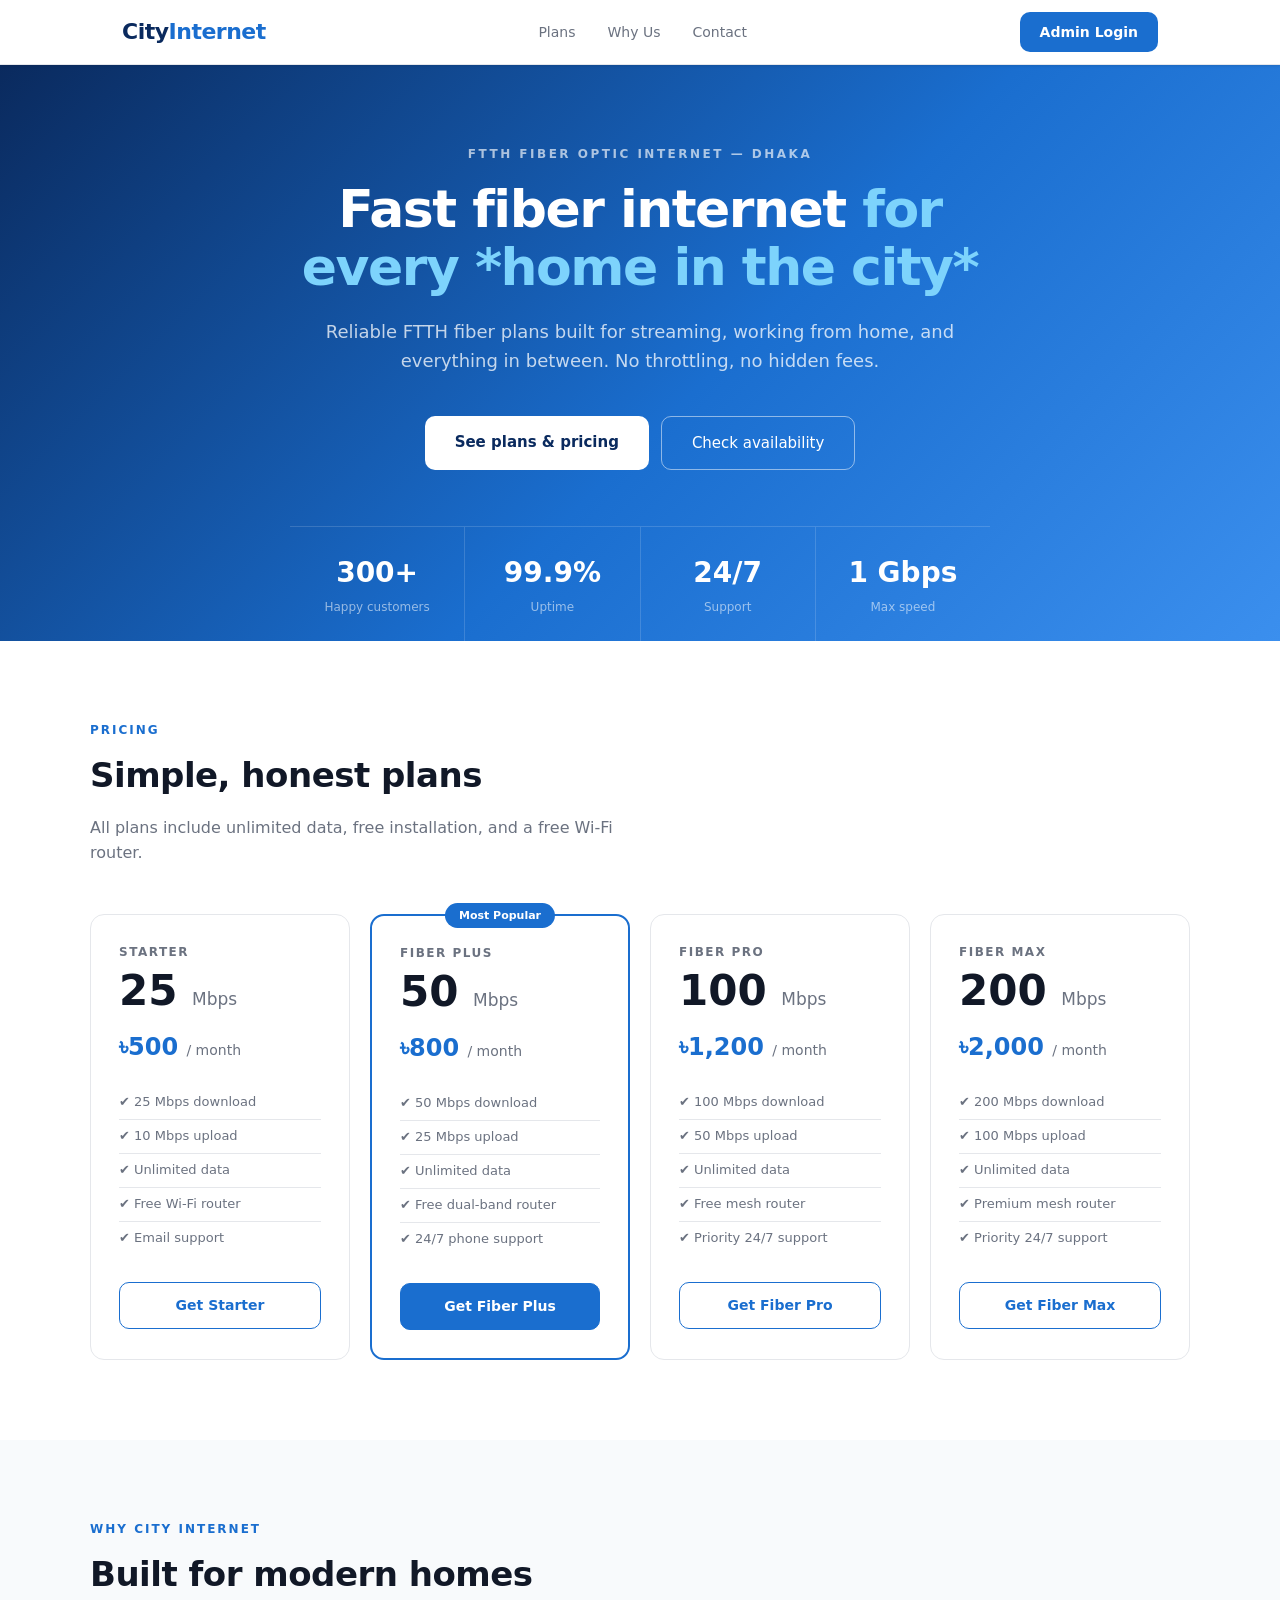
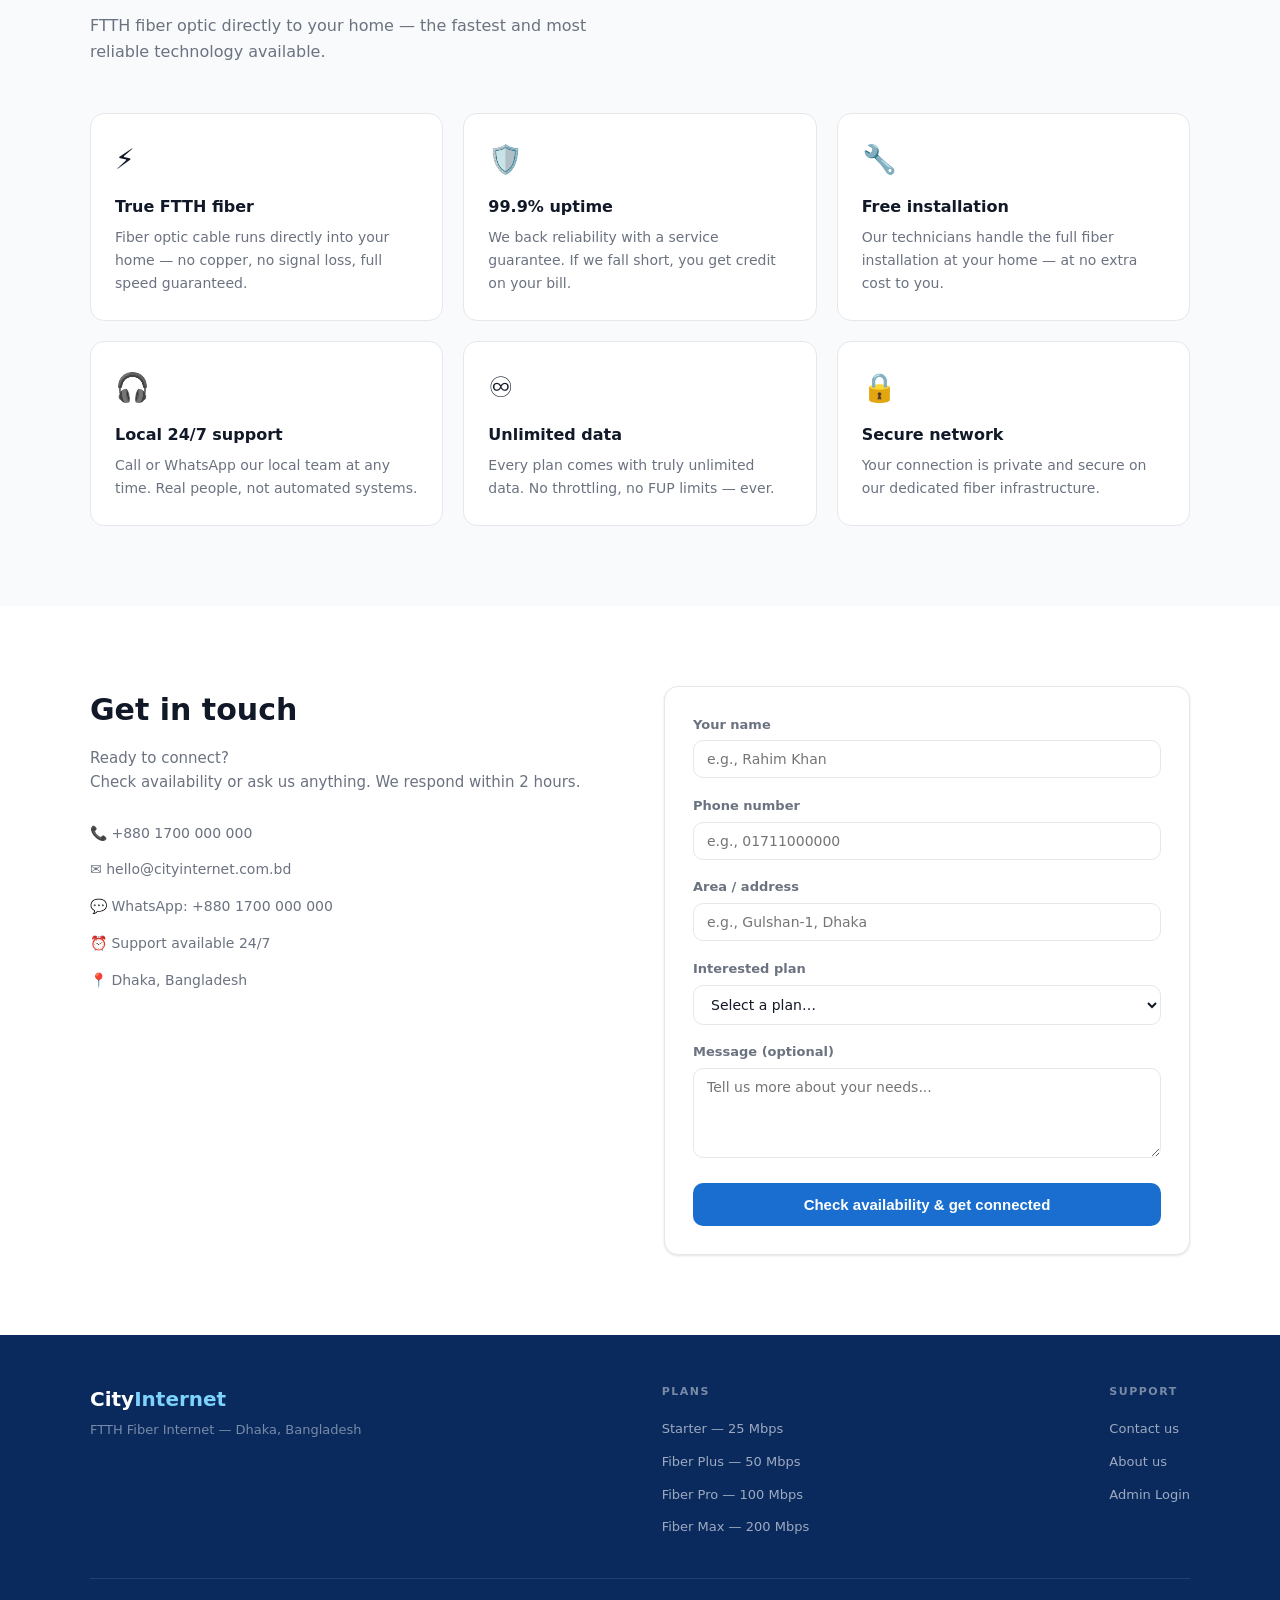
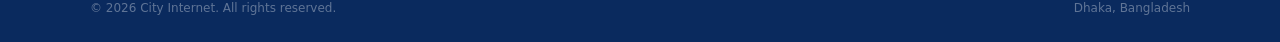
<file: index.html>
<!DOCTYPE html>
<html lang="en">
<head>
  <meta charset="UTF-8">
  <meta name="viewport" content="width=device-width, initial-scale=1.0">
  <title>City Internet — Home Broadband & Fiber</title>
  <link rel="stylesheet" href="css/style.css">
  <script src="js/main.js"></script>
</head>
<body>
  <!-- NAVBAR -->
  <nav class="navbar">
    <div class="nav-inner">
      <div class="logo">City<span>Internet</span></div>
      <ul class="nav-links">
        <li><a href="#plans">Plans</a></li>
        <li><a href="#features">Why Us</a></li>
        <li><a href="#contact">Contact</a></li>
      </ul>
      <a href="pages/admin.html" class="btn-nav">Admin Login</a>
    </div>
  </nav>

  <!-- HERO -->
  <section class="hero">
    <div class="hero-content">
      <div class="eyebrow">FTTH Fiber Optic Internet — Dhaka</div>
      <h1>Fast fiber internet <em>for every *home in the city*</em></h1>
      <p class="hero-sub">Reliable FTTH fiber plans built for streaming, working from home, and everything in between. No throttling, no hidden fees.</p>
      <div class="hero-actions">
        <a href="#plans" class="btn-primary">See plans & pricing</a>
        <a href="#contact" class="btn-outline">Check availability</a>
      </div>
    </div>
    <div class="hero-stats">
      <div class="stat">
        <div class="stat-num">300+</div>
        <div class="stat-label">Happy customers</div>
      </div>
      <div class="stat">
        <div class="stat-num">99.9%</div>
        <div class="stat-label">Uptime</div>
      </div>
      <div class="stat">
        <div class="stat-num">24/7</div>
        <div class="stat-label">Support</div>
      </div>
      <div class="stat">
        <div class="stat-num">1 Gbps</div>
        <div class="stat-label">Max speed</div>
      </div>
    </div>
  </section>

  <!-- PRICING SECTION -->
  <section id="plans" class="section">
    <div class="section-inner">
      <div class="section-label">Pricing</div>
      <h2>Simple, honest plans</h2>
      <p class="section-sub">All plans include unlimited data, free installation, and a free Wi-Fi router.</p>
      <div class="plans-grid">
        <!-- Starter -->
        <div class="plan-card">
          <div class="plan-name">Starter</div>
          <div class="plan-speed">25 <span>Mbps</span></div>
          <div class="plan-price">৳500 <small>/ month</small></div>
          <ul class="plan-features">
            <li>✔ 25 Mbps download</li>
            <li>✔ 10 Mbps upload</li>
            <li>✔ Unlimited data</li>
            <li>✔ Free Wi-Fi router</li>
            <li>✔ Email support</li>
          </ul>
          <a href="#contact" class="plan-btn">Get Starter</a>
        </div>

        <!-- Fiber Plus (Most Popular) -->
        <div class="plan-card featured">
          <div class="badge">Most Popular</div>
          <div class="plan-name">Fiber Plus</div>
          <div class="plan-speed">50 <span>Mbps</span></div>
          <div class="plan-price">৳800 <small>/ month</small></div>
          <ul class="plan-features">
            <li>✔ 50 Mbps download</li>
            <li>✔ 25 Mbps upload</li>
            <li>✔ Unlimited data</li>
            <li>✔ Free dual-band router</li>
            <li>✔ 24/7 phone support</li>
          </ul>
          <a href="#contact" class="plan-btn filled">Get Fiber Plus</a>
        </div>

        <!-- Fiber Pro -->
        <div class="plan-card">
          <div class="plan-name">Fiber Pro</div>
          <div class="plan-speed">100 <span>Mbps</span></div>
          <div class="plan-price">৳1,200 <small>/ month</small></div>
          <ul class="plan-features">
            <li>✔ 100 Mbps download</li>
            <li>✔ 50 Mbps upload</li>
            <li>✔ Unlimited data</li>
            <li>✔ Free mesh router</li>
            <li>✔ Priority 24/7 support</li>
          </ul>
          <a href="#contact" class="plan-btn">Get Fiber Pro</a>
        </div>

        <!-- Fiber Max -->
        <div class="plan-card">
          <div class="plan-name">Fiber Max</div>
          <div class="plan-speed">200 <span>Mbps</span></div>
          <div class="plan-price">৳2,000 <small>/ month</small></div>
          <ul class="plan-features">
            <li>✔ 200 Mbps download</li>
            <li>✔ 100 Mbps upload</li>
            <li>✔ Unlimited data</li>
            <li>✔ Premium mesh router</li>
            <li>✔ Priority 24/7 support</li>
          </ul>
          <a href="#contact" class="plan-btn">Get Fiber Max</a>
        </div>
      </div>
    </div>
  </section>

  <!-- FEATURES SECTION -->
  <section id="features" class="section gray">
    <div class="section-inner">
      <div class="section-label">Why City Internet</div>
      <h2>Built for modern homes</h2>
      <p class="section-sub">FTTH fiber optic directly to your home — the fastest and most reliable technology available.</p>
      <div class="features-grid">
        <div class="feature-card">
          <div class="feature-icon">⚡</div>
          <h3>True FTTH fiber</h3>
          <p>Fiber optic cable runs directly into your home — no copper, no signal loss, full speed guaranteed.</p>
        </div>
        <div class="feature-card">
          <div class="feature-icon">🛡️</div>
          <h3>99.9% uptime</h3>
          <p>We back reliability with a service guarantee. If we fall short, you get credit on your bill.</p>
        </div>
        <div class="feature-card">
          <div class="feature-icon">🔧</div>
          <h3>Free installation</h3>
          <p>Our technicians handle the full fiber installation at your home — at no extra cost to you.</p>
        </div>
        <div class="feature-card">
          <div class="feature-icon">🎧</div>
          <h3>Local 24/7 support</h3>
          <p>Call or WhatsApp our local team at any time. Real people, not automated systems.</p>
        </div>
        <div class="feature-card">
          <div class="feature-icon">♾️</div>
          <h3>Unlimited data</h3>
          <p>Every plan comes with truly unlimited data. No throttling, no FUP limits — ever.</p>
        </div>
        <div class="feature-card">
          <div class="feature-icon">🔒</div>
          <h3>Secure network</h3>
          <p>Your connection is private and secure on our dedicated fiber infrastructure.</p>
        </div>
      </div>
    </div>
  </section>

  <!-- CONTACT SECTION -->
  <section id="contact" class="section">
    <div class="section-inner">
      <div class="contact-layout">
        <div class="contact-info">
          <h2>Get in touch</h2>
          <p>Ready to connect?<br>Check availability or ask us anything. We respond within 2 hours.</p>
          <div class="contact-item">📞 +880 1700 000 000</div>
          <div class="contact-item">✉️ hello@cityinternet.com.bd</div>
          <div class="contact-item">💬 WhatsApp: +880 1700 000 000</div>
          <div class="contact-item">⏰ Support available 24/7</div>
          <div class="contact-item">📍 Dhaka, Bangladesh</div>
        </div>

        <div class="contact-form-box">
          <form id="contact-form" onsubmit="return false;">
            <div class="field">
              <label for="cf-name">Your name</label>
              <input type="text" id="cf-name" placeholder="e.g., Rahim Khan">
            </div>
            <div class="field">
              <label for="cf-phone">Phone number</label>
              <input type="text" id="cf-phone" placeholder="e.g., 01711000000">
            </div>
            <div class="field">
              <label for="cf-area">Area / address</label>
              <input type="text" id="cf-area" placeholder="e.g., Gulshan-1, Dhaka">
            </div>
            <div class="field">
              <label for="cf-plan">Interested plan</label>
              <select id="cf-plan">
                <option>Select a plan…</option>
                <option>Starter — 25 Mbps (৳500/mo)</option>
                <option>Fiber Plus — 50 Mbps (৳800/mo)</option>
                <option>Fiber Pro — 100 Mbps (৳1,200/mo)</option>
                <option>Fiber Max — 200 Mbps (৳2,000/mo)</option>
                <option>Not sure yet</option>
              </select>
            </div>
            <div class="field">
              <label for="cf-message">Message (optional)</label>
              <textarea id="cf-message" placeholder="Tell us more about your needs..."></textarea>
            </div>
            <button type="button" class="btn-submit" onclick="submitContact()">Check availability & get connected</button>
          </form>

          <div id="contact-success" class="success-box" style="display: none;">
            <div class="success-icon">✅</div>
            <div class="success-title">Thanks! We'll be in touch soon.</div>
            <div id="success-name"></div>
            <p style="font-size: 13px; color: var(--text-muted); margin-top: 0.5rem;">Our team will call you within 2 hours to confirm availability and schedule installation.</p>
          </div>
        </div>
      </div>
    </div>
  </section>

  <!-- FOOTER -->
  <footer class="footer">
    <div class="footer-inner">
      <div class="footer-top">
        <div>
          <div class="footer-logo">City<span>Internet</span></div>
          <div class="footer-tagline">FTTH Fiber Internet — Dhaka, Bangladesh</div>
        </div>
        <div class="footer-links">
          <h4>Plans</h4>
          <ul>
            <li><a href="#plans">Starter — 25 Mbps</a></li>
            <li><a href="#plans">Fiber Plus — 50 Mbps</a></li>
            <li><a href="#plans">Fiber Pro — 100 Mbps</a></li>
            <li><a href="#plans">Fiber Max — 200 Mbps</a></li>
          </ul>
        </div>
        <div class="footer-links">
          <h4>Support</h4>
          <ul>
            <li><a href="#contact">Contact us</a></li>
            <li><a href="#features">About us</a></li>
            <li><a href="pages/admin.html">Admin Login</a></li>
          </ul>
        </div>
      </div>
      <div class="footer-bottom">
        <span>© 2026 City Internet. All rights reserved.</span>
        <span>Dhaka, Bangladesh</span>
      </div>
    </div>
  </footer>
</body>
</html>
</file>
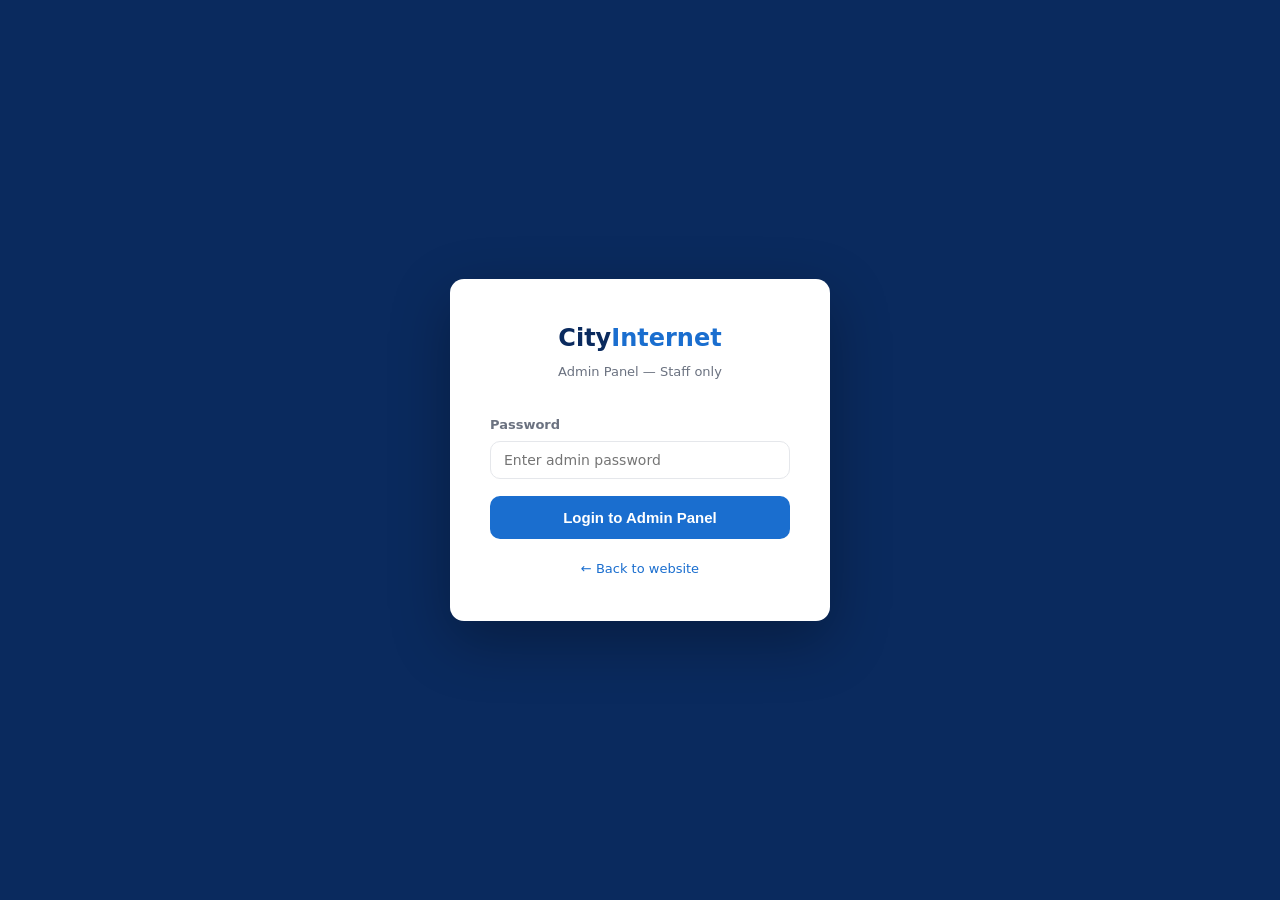
<file: pages/admin.html>
<!DOCTYPE html>
<html lang="en">
<head>
  <meta charset="UTF-8">
  <meta name="viewport" content="width=device-width, initial-scale=1.0">
  <title>Admin Login — City Internet</title>
  <link rel="stylesheet" href="../css/style.css">
  <script src="../js/main.js"></script>
</head>
<body class="login-page">
  <div class="login-box">
    <div class="login-logo">City<span>Internet</span></div>
    <div class="login-sub">Admin Panel — Staff only</div>

    <div id="login-error" class="login-error">
      Wrong password. Please try again.
    </div>

    <div class="field">
      <label for="pw-input">Password</label>
      <input type="password" id="pw-input" placeholder="Enter admin password">
    </div>

    <button class="btn-submit" onclick="doLogin()">Login to Admin Panel</button>
    
    <div style="text-align: center; margin-top: 1rem;">
      <a href="../index.html" style="font-size: 13px; color: var(--blue); text-decoration: none;">← Back to website</a>
    </div>
  </div>

  <script>
    if (sessionStorage.getItem('ci_admin_auth') === 'true') {
      window.location.href = 'dashboard.html';
    }
    function doLogin() {
      var pw = document.getElementById('pw-input').value;
      if (adminLogin(pw)) {
        window.location.href = 'dashboard.html';
      } else {
        document.getElementById('login-error').style.display = 'block';
        document.getElementById('pw-input').value = '';
        document.getElementById('pw-input').focus();
      }
    }
  </script>
</body>
</html>
</file>
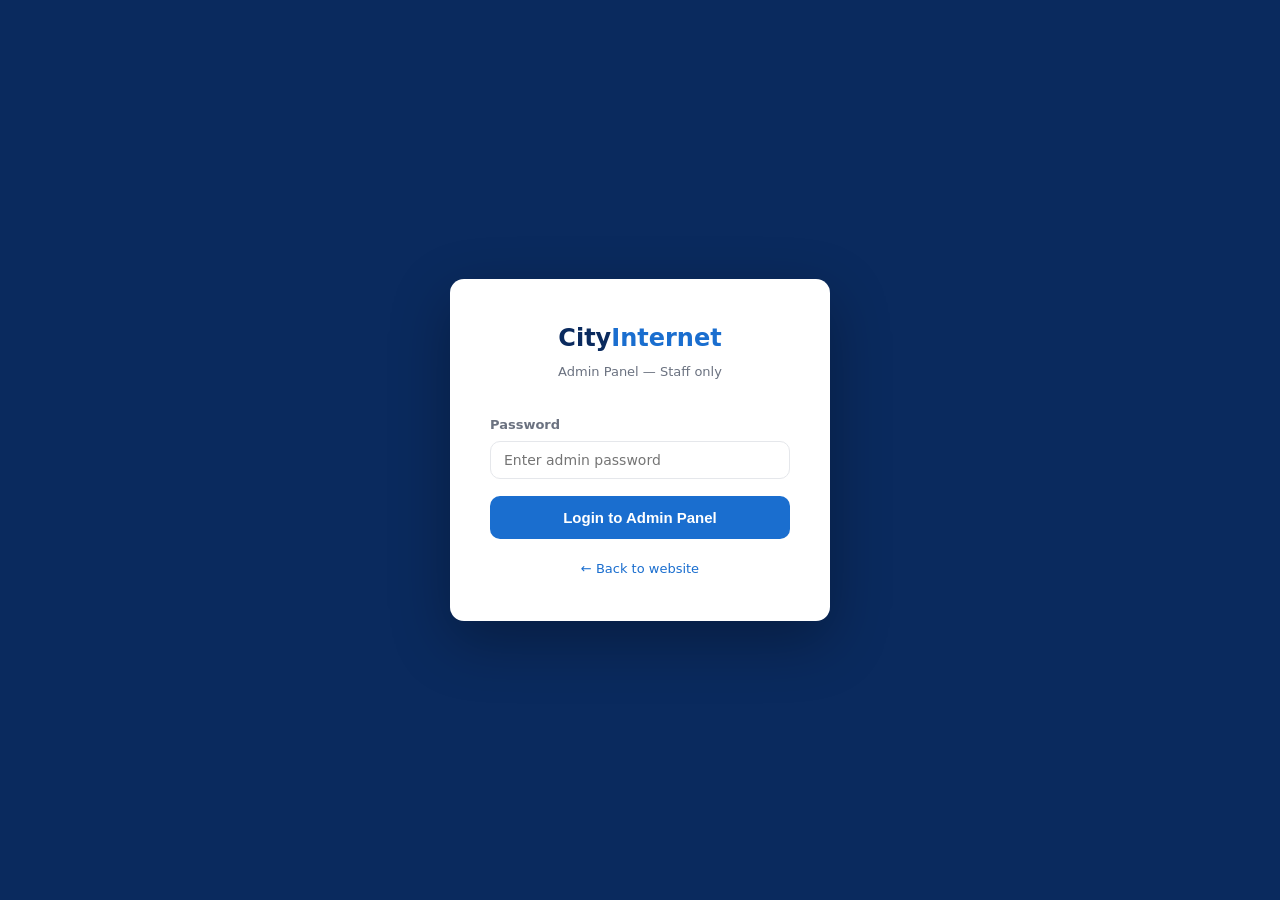
<file: pages/customers.html>
<!DOCTYPE html>
<html lang="en">
<head>
  <meta charset="UTF-8">
  <meta name="viewport" content="width=device-width, initial-scale=1.0">
  <title>Customer List — City Internet Admin</title>
  <link rel="stylesheet" href="../css/style.css">
  <script src="../js/main.js"></script>
</head>
<body class="admin-body">
  <div class="admin-header">
    <div class="logo">City<span>Internet</span></div>
    <div class="admin-header-right">
      <a href="dashboard.html">Dashboard</a>
      <a href="customers.html">Customers</a>
      <a href="../index.html">View Website</a>
      <button class="logout-btn" onclick="adminLogout()">Logout</button>
    </div>
  </div>

  <div class="admin-main">
    <h1 class="page-title">Customer List</h1>
    <p class="page-sub">Manage all your FTTH fiber customers — add, edit, update status, or remove.</p>

    <div id="mini-stats" class="stats-row"></div>

    <div class="card">
      <div class="card-header">
        <div>
          <h3 class="card-title">All customers (<span id="count-label">0</span>)</h3>
        </div>
        <div class="toolbar">
          <input type="text" id="search-box" placeholder="Search by name, ID, phone..." onkeyup="renderTable()">
          <select id="filter-status" onchange="renderTable()">
            <option value="">All status</option>
            <option value="Active">Active</option>
            <option value="Inactive">Inactive</option>
            <option value="Pending">Pending</option>
          </select>
          <select id="filter-plan" onchange="renderTable()">
            <option value="">All plans</option>
            <option value="Starter">Starter</option>
            <option value="Fiber Plus">Fiber Plus</option>
            <option value="Fiber Pro">Fiber Pro</option>
            <option value="Fiber Max">Fiber Max</option>
          </select>
          <button class="btn-add" onclick="openAddModal()">+ Add customer</button>
          <button class="btn-export" onclick="exportCSV()">⬇ Export CSV</button>
        </div>
      </div>

      <div class="card-body">
        <div class="table-wrap">
          <table>
            <thead>
              <tr>
                <th>Customer ID</th>
                <th>Name</th>
                <th>Phone</th>
                <th>Area</th>
                <th>Plan</th>
                <th>IP Address</th>
                <th>Status</th>
                <th>Join Date</th>
                <th>Actions</th>
              </tr>
            </thead>
            <tbody id="customer-tbody">
              <!-- Populated by JS -->
            </tbody>
          </table>
        </div>
        <div id="empty-msg" style="text-align: center; padding: 2rem; color: var(--text-muted);">
          No customers found.
        </div>
      </div>
    </div>
  </div>

  <!-- ADD/EDIT MODAL -->
  <div id="customer-modal" class="modal-overlay">
    <div class="modal">
      <h3 id="modal-title">Add new customer</h3>
      <div id="modal-error" class="login-error" style="margin-bottom: 1rem;"></div>
      <div class="field">
        <label>Full name *</label>
        <input type="text" id="m-name" placeholder="e.g., Rahim Khan">
      </div>
      <div class="field">
        <label>Phone number *</label>
        <input type="text" id="m-phone" placeholder="e.g., 01711000000">
      </div>
      <div class="field">
        <label>Area / Address *</label>
        <input type="text" id="m-area" placeholder="e.g., Gulshan-1">
      </div>
      <div class="field">
        <label>Plan *</label>
        <select id="m-plan">
          <option>Starter — 25 Mbps (৳500/mo)</option>
          <option>Fiber Plus — 50 Mbps (৳800/mo)</option>
          <option>Fiber Pro — 100 Mbps (৳1,200/mo)</option>
          <option>Fiber Max — 200 Mbps (৳2,000/mo)</option>
        </select>
      </div>
      <div class="field">
        <label>Customer IP address *</label>
        <input type="text" id="m-ip" placeholder="e.g., 192.168.1.1">
      </div>
      <div class="field">
        <label>Status</label>
        <select id="m-status">
          <option>Active</option>
          <option>Pending</option>
          <option>Inactive</option>
        </select>
      </div>
      <div class="field">
        <label>Join date</label>
        <input type="date" id="m-date">
      </div>
      <div class="modal-actions">
        <button class="btn-cancel" onclick="closeModal()">Cancel</button>
        <button class="btn-save" onclick="saveCustomer()">Save customer</button>
      </div>
    </div>
  </div>

  <!-- DELETE MODAL -->
  <div id="delete-modal" class="modal-overlay">
    <div class="modal">
      <h3>Remove customer?</h3>
      <p>This will permanently remove <strong id="delete-name"></strong>.</p>
      <div class="modal-actions">
        <button class="btn-cancel" onclick="closeDeleteModal()">Cancel</button>
        <button class="btn-save" style="background: #dc2626;" onclick="confirmDelete()">Yes, remove</button>
      </div>
    </div>
  </div>

  <script>
    checkAdminAuth();
    var customers = [], editingId = null, deletingId = null;

    function init() {
      customers = loadCustomers();
      renderMiniStats();
      renderTable();
      document.getElementById('m-date').value = new Date().toISOString().split('T')[0];
    }
    function renderMiniStats() {
      var a = customers.filter(function(c){ return c.status==='Active'; }).length;
      var i = customers.filter(function(c){ return c.status==='Inactive'; }).length;
      var p = customers.filter(function(c){ return c.status==='Pending'; }).length;
      document.getElementById('mini-stats').innerHTML =
        ms('Total',customers.length,'') + ms('Active',a,'green') + ms('Inactive',i,'orange') + ms('Pending',p,'');
    }
    function ms(l,v,c){ return '<div class="stat-card"><div class="stat-card-label">'+l+'</div><div class="stat-card-num'+(c?' '+c:'')+'">'+ v+'</div></div>'; }
    function getFiltered() {
      var q = document.getElementById('search-box').value.trim().toLowerCase();
      var s = document.getElementById('filter-status').value;
      var p = document.getElementById('filter-plan').value;
      return customers.filter(function(c) {
        return (!q || c.name.toLowerCase().includes(q) || c.id.toLowerCase().includes(q) || c.phone.includes(q) || (c.ip&&c.ip.includes(q)) || c.area.toLowerCase().includes(q))
            && (!s || c.status===s) && (!p || c.plan===p);
      });
    }
    function renderTable() {
      var list = getFiltered();
      document.getElementById('count-label').textContent = list.length;
      var tbody = document.getElementById('customer-tbody');
      var empty = document.getElementById('empty-msg');
      if (!list.length) { tbody.innerHTML=''; empty.style.display='block'; return; }
      empty.style.display='none';
      tbody.innerHTML = list.map(function(c) {
        return '<tr>' +
          '<td><code>'+c.id+'</code></td>' +
          '<td><strong>'+esc(c.name)+'</strong></td>' +
          '<td>'+esc(c.phone)+'</td>' +
          '<td>'+esc(c.area)+'</td>' +
          '<td>'+c.plan+'</td>' +
          '<td><code>'+esc(c.ip||'—')+'</code></td>' +
          '<td><span class="status-badge status-'+c.status.toLowerCase()+'">'+c.status+'</span></td>' +
          '<td>'+c.joinDate+'</td>' +
          '<td><button class="action-btn" onclick="openEditModal(\''+c.id+'\')">Edit</button><button class="action-btn danger" onclick="openDeleteModal(\''+c.id+'\')">Remove</button></td>' +
          '</tr>';
      }).join('');
    }
    function esc(s){ return String(s).replace(/&/g,'&amp;').replace(/</g,'&lt;').replace(/>/g,'&gt;').replace(/"/g,'&quot;'); }
    function openAddModal() { editingId=null; document.getElementById('modal-title').textContent='Add new customer'; clearModalFields(); document.getElementById('customer-modal').classList.add('active'); }
    function openEditModal(id) {
      var c=customers.find(function(x){return x.id===id;}); if(!c) return;
      editingId=id;
      document.getElementById('modal-title').textContent='Edit customer — '+c.id;
      document.getElementById('m-name').value=c.name;
      document.getElementById('m-phone').value=c.phone;
      document.getElementById('m-area').value=c.area;
      document.getElementById('m-plan').value=c.plan;
      document.getElementById('m-ip').value=c.ip||'';
      document.getElementById('m-status').value=c.status;
      document.getElementById('m-date').value=c.joinDate;
      document.getElementById('modal-error').style.display='none';
      document.getElementById('customer-modal').classList.add('active');
    }
    function closeModal(){ document.getElementById('customer-modal').classList.remove('active'); editingId=null; }
    function clearModalFields(){
      ['m-name','m-phone','m-area','m-ip'].forEach(function(id){document.getElementById(id).value='';});
      document.getElementById('m-plan').value='Starter — 25 Mbps (৳500/mo)';
      document.getElementById('m-status').value='Active';
      document.getElementById('m-date').value=new Date().toISOString().split('T')[0];
      document.getElementById('modal-error').style.display='none';
    }
    function saveCustomer() {
      var name=document.getElementById('m-name').value.trim();
      var phone=document.getElementById('m-phone').value.trim();
      var area=document.getElementById('m-area').value.trim();
      var planText=document.getElementById('m-plan').value;
      var plan = planText.split(' — ')[0];
      var ip=document.getElementById('m-ip').value.trim();
      var status=document.getElementById('m-status').value;
      var date=document.getElementById('m-date').value;
      var err=document.getElementById('modal-error');
      if(!name||!phone||!area||!ip){ err.textContent='Please fill in all required fields.'; err.style.display='block'; return; }
      err.style.display='none';
      if(editingId) {
        var idx=customers.findIndex(function(c){return c.id===editingId;});
        if(idx>-1){ customers[idx]={id:customers[idx].id,name:name,phone:phone,area:area,plan:plan,ip:ip,status:status,joinDate:date}; }
      } else {
        customers.push({id:generateId(customers),name:name,phone:phone,area:area,plan:plan,ip:ip,status:status,joinDate:date});
      }
      saveCustomers(customers); closeModal(); renderMiniStats(); renderTable();
    }
    function openDeleteModal(id){ var c=customers.find(function(x){return x.id===id;}); if(!c) return; deletingId=id; document.getElementById('delete-name').textContent=c.name+' ('+c.id+')'; document.getElementById('delete-modal').classList.add('active'); }
    function closeDeleteModal(){ document.getElementById('delete-modal').classList.remove('active'); deletingId=null; }
    function confirmDelete(){ if(!deletingId) return; customers=customers.filter(function(c){return c.id!==deletingId;}); saveCustomers(customers); closeDeleteModal(); renderMiniStats(); renderTable(); }
    function exportCSV(){
      var list=getFiltered();
      var rows=list.map(function(c){return [c.id,c.name,c.phone,c.area,c.plan,c.ip||'',c.status,c.joinDate].map(function(v){return '"'+String(v).replace(/"/g,'""')+'"';}).join(',');});
      var csv=['Customer ID,Name,Phone,Area,Plan,IP Address,Status,Join Date'].concat(rows).join('\n');
      var a=document.createElement('a'); a.href=URL.createObjectURL(new Blob([csv],{type:'text/csv'}));
      a.download='customers-'+new Date().toISOString().split('T')[0]+'.csv'; a.click();
    }
    document.getElementById('customer-modal').addEventListener('click',function(e){if(e.target===this)closeModal();});
    document.getElementById('delete-modal').addEventListener('click',function(e){if(e.target===this)closeDeleteModal();});
    init();
  </script>
</body>
</html>
</file>
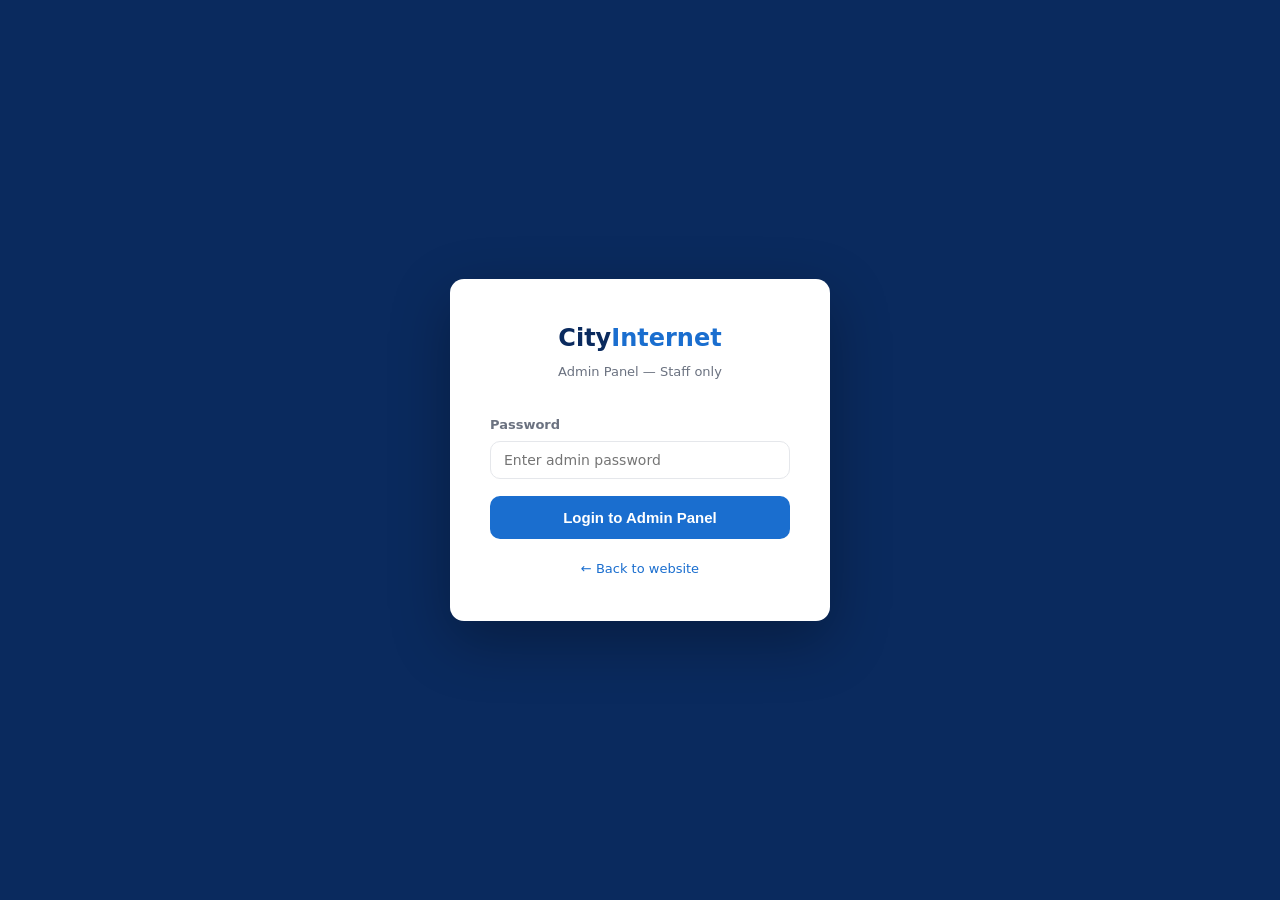
<file: pages/dashboard.html>
<!DOCTYPE html>
<html lang="en">
<head>
  <meta charset="UTF-8">
  <meta name="viewport" content="width=device-width, initial-scale=1.0">
  <title>Dashboard — City Internet Admin</title>
  <link rel="stylesheet" href="../css/style.css">
  <script src="../js/main.js"></script>
</head>
<body class="admin-body">
  <div class="admin-header">
    <div class="logo">City<span>Internet</span></div>
    <div class="admin-header-right">
      <a href="dashboard.html">Dashboard</a>
      <a href="customers.html">Customers</a>
      <a href="../index.html">View Website</a>
      <button class="logout-btn" onclick="adminLogout()">Logout</button>
    </div>
  </div>

  <div class="admin-main">
    <h1 class="page-title">Dashboard</h1>
    <p class="page-sub">Welcome back. Here's a summary of your network.</p>

    <div id="stats-row" class="stats-row">
      <!-- Stats will be injected here by JS -->
    </div>

    <div class="card">
      <div class="card-header">
        <h3 class="card-title">Customers by plan</h3>
        <a href="customers.html" style="font-size: 13px; color: var(--blue); text-decoration: none;">View all →</a>
      </div>
      <div class="card-body">
        <div class="table-wrap">
          <table>
            <thead>
              <tr>
                <th>Plan</th>
                <th>Speed</th>
                <th>Price</th>
                <th>Active customers</th>
                <th>Monthly revenue</th>
              </tr>
            </thead>
            <tbody id="plan-table-body">
              <!-- Populated by JS -->
            </tbody>
          </table>
        </div>
      </div>
    </div>

    <div class="card">
      <div class="card-header">
        <h3 class="card-title">Recently added customers</h3>
        <a href="customers.html" style="font-size: 13px; color: var(--blue); text-decoration: none;">Manage all →</a>
      </div>
      <div class="card-body">
        <div class="table-wrap">
          <table>
            <thead>
              <tr>
                <th>Customer ID</th>
                <th>Name</th>
                <th>Phone</th>
                <th>Area</th>
                <th>Plan</th>
                <th>Status</th>
                <th>Join date</th>
              </tr>
            </thead>
            <tbody id="recent-tbody">
              <!-- Populated by JS -->
            </tbody>
          </table>
        </div>
      </div>
    </div>
  </div>

  <script>
    checkAdminAuth();
    var PLANS = [
      { name: 'Starter',    speed: '25 Mbps',  price: 500  },
      { name: 'Fiber Plus', speed: '50 Mbps',  price: 800  },
      { name: 'Fiber Pro',  speed: '100 Mbps', price: 1200 },
      { name: 'Fiber Max',  speed: '200 Mbps', price: 2000 },
    ];
    function init() {
      var customers = loadCustomers();
      var active   = customers.filter(function(c){ return c.status === 'Active'; });
      var inactive = customers.filter(function(c){ return c.status === 'Inactive'; });
      var pending  = customers.filter(function(c){ return c.status === 'Pending'; });
      var revenue  = active.reduce(function(sum, c) {
        var p = PLANS.find(function(pl){ return pl.name === c.plan; });
        return sum + (p ? p.price : 0);
      }, 0);
      document.getElementById('stats-row').innerHTML =
        sc('Total customers', customers.length, '') +
        sc('Active',   active.length,   'green') +
        sc('Inactive', inactive.length, 'orange') +
        sc('Pending',  pending.length,  '') +
        sc('Monthly revenue', '৳' + revenue.toLocaleString(), 'blue');
      document.getElementById('plan-table-body').innerHTML = PLANS.map(function(pl) {
        var count = active.filter(function(c){ return c.plan === pl.name; }).length;
        return '<tr><td><strong>' + pl.name + '</strong></td><td>' + pl.speed + '</td><td>৳' + pl.price.toLocaleString() + '/mo</td><td>' + count + '</td><td>৳' + (count * pl.price).toLocaleString() + '</td></tr>';
      }).join('');
      document.getElementById('recent-tbody').innerHTML = customers.slice(-8).reverse().map(function(c) {
        return '<tr><td><code>' + c.id + '</code></td><td>' + c.name + '</td><td>' + c.phone + '</td><td>' + c.area + '</td><td>' + c.plan + '</td><td><span class="status-badge status-' + c.status.toLowerCase() + '">' + c.status + '</span></td><td>' + c.joinDate + '</td></tr>';
      }).join('');
    }
    function sc(label, value, color) {
      return '<div class="stat-card"><div class="stat-card-label">' + label + '</div><div class="stat-card-num' + (color ? ' ' + color : '') + '">' + value + '</div></div>';
    }
    init();
  </script>
</body>
</html>
</file>
<file: css/style.css>
*, *::before, *::after { box-sizing: border-box; margin: 0; padding: 0; }

:root {
  --blue:       #1a6ecf;
  --blue-dark:  #0a2a5e;
  --blue-light: #e8f0fe;
  --blue-sky:   #7dd3fc;
  --text:       #111827;
  --text-muted: #6b7280;
  --border:     #e5e7eb;
  --bg:         #ffffff;
  --bg-gray:    #f8fafc;
  --radius:     10px;
  --radius-lg:  14px;
  --shadow:     0 1px 3px rgba(0,0,0,0.08), 0 1px 2px rgba(0,0,0,0.04);
  --shadow-md:  0 4px 12px rgba(0,0,0,0.1);
}

html { scroll-behavior: smooth; }
body { font-family: 'Segoe UI', system-ui, -apple-system, sans-serif; color: var(--text); background: var(--bg); line-height: 1.6; font-size: 16px; }

.navbar { position: sticky; top: 0; z-index: 100; background: rgba(255,255,255,0.97); backdrop-filter: blur(8px); border-bottom: 1px solid var(--border); box-shadow: var(--shadow); }
.nav-inner { max-width: 1100px; margin: 0 auto; padding: 0 2rem; display: flex; align-items: center; justify-content: space-between; height: 64px; }
.logo { font-size: 22px; font-weight: 700; letter-spacing: -0.5px; color: var(--blue-dark); }
.logo span { color: var(--blue); }
.nav-links { display: flex; gap: 2rem; list-style: none; }
.nav-links a { font-size: 14px; color: var(--text-muted); text-decoration: none; font-weight: 500; transition: color 0.2s; }
.nav-links a:hover { color: var(--blue); }
.btn-nav { background: var(--blue); color: #fff; border: none; border-radius: var(--radius); padding: 9px 20px; font-size: 14px; font-weight: 600; cursor: pointer; text-decoration: none; transition: background 0.2s; }
.btn-nav:hover { background: var(--blue-dark); }

.hero { background: linear-gradient(135deg, #0a2a5e 0%, #1a6ecf 55%, #3b8fee 100%); padding: 5rem 2rem 0; text-align: center; overflow: hidden; }
.hero-content { max-width: 680px; margin: 0 auto; }
.eyebrow { font-size: 12px; font-weight: 600; letter-spacing: 2.5px; color: rgba(255,255,255,0.65); text-transform: uppercase; margin-bottom: 1rem; }
.hero h1 { font-size: 52px; font-weight: 700; color: #fff; line-height: 1.12; margin-bottom: 1.25rem; letter-spacing: -1.5px; }
.hero h1 em { font-style: normal; color: var(--blue-sky); }
.hero-sub { font-size: 18px; color: rgba(255,255,255,0.75); margin-bottom: 2.5rem; line-height: 1.65; }
.hero-actions { display: flex; gap: 12px; justify-content: center; flex-wrap: wrap; margin-bottom: 3.5rem; }
.btn-primary { background: #fff; color: var(--blue-dark); border: none; border-radius: var(--radius); padding: 14px 30px; font-size: 15px; font-weight: 600; cursor: pointer; text-decoration: none; transition: all 0.2s; }
.btn-primary:hover { background: #e8f0fe; transform: translateY(-1px); }
.btn-outline { background: transparent; color: #fff; border: 1.5px solid rgba(255,255,255,0.5); border-radius: var(--radius); padding: 14px 30px; font-size: 15px; font-weight: 500; cursor: pointer; text-decoration: none; transition: all 0.2s; }
.btn-outline:hover { border-color: #fff; background: rgba(255,255,255,0.1); }
.hero-stats { display: flex; justify-content: center; border-top: 1px solid rgba(255,255,255,0.15); max-width: 700px; margin: 0 auto; }
.stat { padding: 1.5rem 2rem; border-right: 1px solid rgba(255,255,255,0.15); flex: 1; }
.stat:last-child { border-right: none; }
.stat-num { font-size: 28px; font-weight: 700; color: #fff; }
.stat-label { font-size: 12px; color: rgba(255,255,255,0.55); margin-top: 2px; }

.section { padding: 5rem 2rem; }
.section.gray { background: var(--bg-gray); }
.section-inner { max-width: 1100px; margin: 0 auto; }
.section-label { font-size: 12px; font-weight: 700; letter-spacing: 2px; text-transform: uppercase; color: var(--blue); margin-bottom: 0.5rem; }
.section-inner > h2 { font-size: 34px; font-weight: 700; margin-bottom: 0.75rem; letter-spacing: -0.5px; }
.section-sub { font-size: 16px; color: var(--text-muted); margin-bottom: 3rem; max-width: 560px; }

.plans-grid { display: grid; grid-template-columns: repeat(auto-fit, minmax(230px, 1fr)); gap: 20px; }
.plan-card { background: var(--bg); border: 1.5px solid var(--border); border-radius: var(--radius-lg); padding: 1.75rem; position: relative; transition: transform 0.2s, box-shadow 0.2s; }
.plan-card:hover { transform: translateY(-3px); box-shadow: var(--shadow-md); }
.plan-card.featured { border: 2.5px solid var(--blue); }
.badge { position: absolute; top: -13px; left: 50%; transform: translateX(-50%); background: var(--blue); color: #fff; font-size: 11px; font-weight: 700; padding: 4px 14px; border-radius: 20px; white-space: nowrap; }
.plan-name { font-size: 12px; font-weight: 700; color: var(--text-muted); text-transform: uppercase; letter-spacing: 1.5px; margin-bottom: 0.5rem; }
.plan-speed { font-size: 42px; font-weight: 700; color: var(--text); line-height: 1; }
.plan-speed span { font-size: 17px; font-weight: 500; color: var(--text-muted); }
.plan-price { font-size: 24px; font-weight: 700; margin: 1rem 0 1.25rem; color: var(--blue); }
.plan-price small { font-size: 14px; color: var(--text-muted); font-weight: 400; }
.plan-features { list-style: none; margin-bottom: 1.75rem; }
.plan-features li { font-size: 13px; color: var(--text-muted); padding: 6px 0; border-bottom: 1px solid var(--border); }
.plan-features li:last-child { border-bottom: none; }
.plan-btn { display: block; width: 100%; text-align: center; padding: 11px; border-radius: var(--radius); font-size: 14px; font-weight: 600; cursor: pointer; border: 1.5px solid var(--blue); background: transparent; color: var(--blue); text-decoration: none; transition: all 0.2s; }
.plan-btn:hover { background: var(--blue-light); }
.plan-btn.filled { background: var(--blue); color: #fff; }
.plan-btn.filled:hover { background: var(--blue-dark); }

.features-grid { display: grid; grid-template-columns: repeat(auto-fit, minmax(280px, 1fr)); gap: 20px; }
.feature-card { background: var(--bg); border: 1px solid var(--border); border-radius: var(--radius-lg); padding: 1.5rem; }
.feature-icon { font-size: 28px; margin-bottom: 0.75rem; }
.feature-card h3 { font-size: 16px; font-weight: 600; margin-bottom: 0.4rem; }
.feature-card p { font-size: 14px; color: var(--text-muted); line-height: 1.65; }

.contact-layout { display: grid; grid-template-columns: 1fr 1fr; gap: 3rem; align-items: start; }
.contact-info h2 { font-size: 30px; font-weight: 700; margin-bottom: 0.75rem; }
.contact-info p { font-size: 15px; color: var(--text-muted); margin-bottom: 1.75rem; }
.contact-item { display: flex; align-items: center; gap: 10px; margin-bottom: 0.9rem; font-size: 14px; color: var(--text-muted); }
.contact-form-box { background: var(--bg); border: 1px solid var(--border); border-radius: var(--radius-lg); padding: 1.75rem; box-shadow: var(--shadow); }
.field { margin-bottom: 1.1rem; }
.field label { display: block; font-size: 13px; font-weight: 600; color: var(--text-muted); margin-bottom: 5px; }
.field input, .field select, .field textarea { width: 100%; padding: 10px 13px; border: 1.5px solid var(--border); border-radius: var(--radius); font-size: 14px; color: var(--text); background: var(--bg); font-family: inherit; transition: border-color 0.2s; }
.field input:focus, .field select:focus, .field textarea:focus { outline: none; border-color: var(--blue); box-shadow: 0 0 0 3px rgba(26,110,207,0.12); }
.field textarea { resize: vertical; min-height: 90px; }
.btn-submit { width: 100%; background: var(--blue); color: #fff; border: none; border-radius: var(--radius); padding: 13px; font-size: 15px; font-weight: 600; cursor: pointer; transition: background 0.2s; }
.btn-submit:hover { background: var(--blue-dark); }
.success-box { text-align: center; padding: 2rem 1rem; }
.success-icon { font-size: 48px; margin-bottom: 0.75rem; }
.success-title { font-size: 18px; font-weight: 700; margin-bottom: 0.5rem; color: var(--text); }

.footer { background: var(--blue-dark); padding: 3rem 2rem 1.5rem; }
.footer-inner { max-width: 1100px; margin: 0 auto; }
.footer-top { display: flex; justify-content: space-between; align-items: flex-start; margin-bottom: 2rem; flex-wrap: wrap; gap: 2rem; }
.footer-logo { font-size: 20px; font-weight: 700; color: #fff; }
.footer-logo span { color: var(--blue-sky); }
.footer-tagline { font-size: 13px; color: rgba(255,255,255,0.45); margin-top: 5px; }
.footer-links h4 { font-size: 11px; font-weight: 700; text-transform: uppercase; letter-spacing: 1.5px; color: rgba(255,255,255,0.45); margin-bottom: 0.9rem; }
.footer-links ul { list-style: none; }
.footer-links li { margin-bottom: 0.45rem; }
.footer-links a { font-size: 13px; color: rgba(255,255,255,0.6); text-decoration: none; transition: color 0.2s; }
.footer-links a:hover { color: #fff; }
.footer-bottom { border-top: 1px solid rgba(255,255,255,0.1); padding-top: 1.25rem; display: flex; justify-content: space-between; flex-wrap: wrap; gap: 0.5rem; }
.footer-bottom span { font-size: 12px; color: rgba(255,255,255,0.35); }

.admin-body { background: var(--bg-gray); }
.admin-header { background: var(--blue-dark); padding: 1rem 2rem; display: flex; align-items: center; justify-content: space-between; }
.admin-header .logo { color: #fff; font-size: 20px; font-weight: 700; }
.admin-header .logo span { color: var(--blue-sky); }
.admin-header-right { display: flex; align-items: center; gap: 1rem; }
.admin-header-right a { font-size: 13px; color: rgba(255,255,255,0.65); text-decoration: none; }
.admin-header-right a:hover { color: #fff; }
.logout-btn { background: rgba(255,255,255,0.15); color: #fff; border: 1px solid rgba(255,255,255,0.25); border-radius: var(--radius); padding: 7px 16px; font-size: 13px; cursor: pointer; font-family: inherit; }
.logout-btn:hover { background: rgba(255,255,255,0.25); }
.admin-main { max-width: 1200px; margin: 0 auto; padding: 2rem; }
.page-title { font-size: 26px; font-weight: 700; margin-bottom: 0.3rem; }
.page-sub { font-size: 14px; color: var(--text-muted); margin-bottom: 2rem; }
.stats-row { display: grid; grid-template-columns: repeat(auto-fit, minmax(160px, 1fr)); gap: 16px; margin-bottom: 2rem; }
.stat-card { background: var(--bg); border: 1px solid var(--border); border-radius: var(--radius-lg); padding: 1.25rem; }
.stat-card-label { font-size: 12px; font-weight: 600; color: var(--text-muted); text-transform: uppercase; letter-spacing: 1px; margin-bottom: 0.4rem; }
.stat-card-num { font-size: 30px; font-weight: 700; color: var(--text); }
.stat-card-num.blue { color: var(--blue); }
.stat-card-num.green { color: #16a34a; }
.stat-card-num.orange { color: #d97706; }

.card { background: var(--bg); border: 1px solid var(--border); border-radius: var(--radius-lg); margin-bottom: 1.5rem; box-shadow: var(--shadow); }
.card-header { padding: 1.25rem 1.5rem; border-bottom: 1px solid var(--border); display: flex; align-items: center; justify-content: space-between; flex-wrap: wrap; gap: 0.75rem; }
.card-title { font-size: 16px; font-weight: 700; }
.card-body { padding: 1.5rem; }

.toolbar { display: flex; align-items: center; gap: 10px; flex-wrap: wrap; }
.toolbar input[type="text"], .toolbar select { padding: 8px 12px; border: 1.5px solid var(--border); border-radius: var(--radius); font-size: 14px; color: var(--text); background: var(--bg); font-family: inherit; }
.toolbar input[type="text"] { min-width: 220px; }
.toolbar input:focus, .toolbar select:focus { outline: none; border-color: var(--blue); }
.btn-add { background: var(--blue); color: #fff; border: none; border-radius: var(--radius); padding: 9px 18px; font-size: 14px; font-weight: 600; cursor: pointer; font-family: inherit; transition: background 0.2s; }
.btn-add:hover { background: var(--blue-dark); }
.btn-export { background: #16a34a; color: #fff; border: none; border-radius: var(--radius); padding: 9px 18px; font-size: 14px; font-weight: 600; cursor: pointer; font-family: inherit; }

.table-wrap { overflow-x: auto; }
table { width: 100%; border-collapse: collapse; font-size: 14px; }
thead th { background: var(--bg-gray); padding: 10px 14px; text-align: left; font-size: 12px; font-weight: 700; color: var(--text-muted); text-transform: uppercase; letter-spacing: 0.8px; border-bottom: 1px solid var(--border); }
tbody tr { border-bottom: 1px solid var(--border); transition: background 0.15s; }
tbody tr:last-child { border-bottom: none; }
tbody tr:hover { background: var(--bg-gray); }
tbody td { padding: 12px 14px; color: var(--text); vertical-align: middle; }
.status-badge { display: inline-block; padding: 3px 10px; border-radius: 20px; font-size: 12px; font-weight: 600; }
.status-active   { background: #dcfce7; color: #166534; }
.status-inactive { background: #fee2e2; color: #991b1b; }
.status-pending  { background: #fef9c3; color: #854d0e; }
.action-btn { background: none; border: 1px solid var(--border); border-radius: 6px; padding: 5px 10px; font-size: 12px; cursor: pointer; font-family: inherit; color: var(--text); margin-right: 4px; transition: all 0.15s; }
.action-btn:hover { border-color: var(--blue); color: var(--blue); }
.action-btn.danger:hover { border-color: #dc2626; color: #dc2626; }

.modal-overlay { display: none; position: fixed; inset: 0; background: rgba(0,0,0,0.45); z-index: 1000; align-items: center; justify-content: center; }
.modal-overlay.active { display: flex; }
.modal { background: var(--bg); border-radius: var(--radius-lg); padding: 2rem; width: 100%; max-width: 480px; box-shadow: 0 20px 60px rgba(0,0,0,0.2); max-height: 90vh; overflow-y: auto; }
.modal h3 { font-size: 18px; font-weight: 700; margin-bottom: 1.25rem; }
.modal-actions { display: flex; gap: 10px; margin-top: 1.5rem; justify-content: flex-end; }
.btn-cancel { background: none; border: 1.5px solid var(--border); border-radius: var(--radius); padding: 9px 18px; font-size: 14px; cursor: pointer; font-family: inherit; }
.btn-save { background: var(--blue); color: #fff; border: none; border-radius: var(--radius); padding: 9px 20px; font-size: 14px; font-weight: 600; cursor: pointer; font-family: inherit; }

.login-page { min-height: 100vh; background: var(--blue-dark); display: flex; align-items: center; justify-content: center; padding: 2rem; }
.login-box { background: var(--bg); border-radius: var(--radius-lg); padding: 2.5rem; width: 100%; max-width: 380px; box-shadow: 0 20px 60px rgba(0,0,0,0.3); }
.login-logo { font-size: 24px; font-weight: 700; color: var(--blue-dark); text-align: center; margin-bottom: 0.3rem; }
.login-logo span { color: var(--blue); }
.login-sub { font-size: 13px; color: var(--text-muted); text-align: center; margin-bottom: 2rem; }
.login-error { background: #fee2e2; color: #991b1b; border-radius: var(--radius); padding: 10px 14px; font-size: 13px; margin-bottom: 1rem; display: none; }

@media (max-width: 768px) {
  .hero h1 { font-size: 34px; }
  .hero-stats { flex-wrap: wrap; }
  .stat { flex: 1 1 40%; }
  .nav-links { display: none; }
  .contact-layout { grid-template-columns: 1fr; }
  .plans-grid { grid-template-columns: 1fr; }
}
</file>
